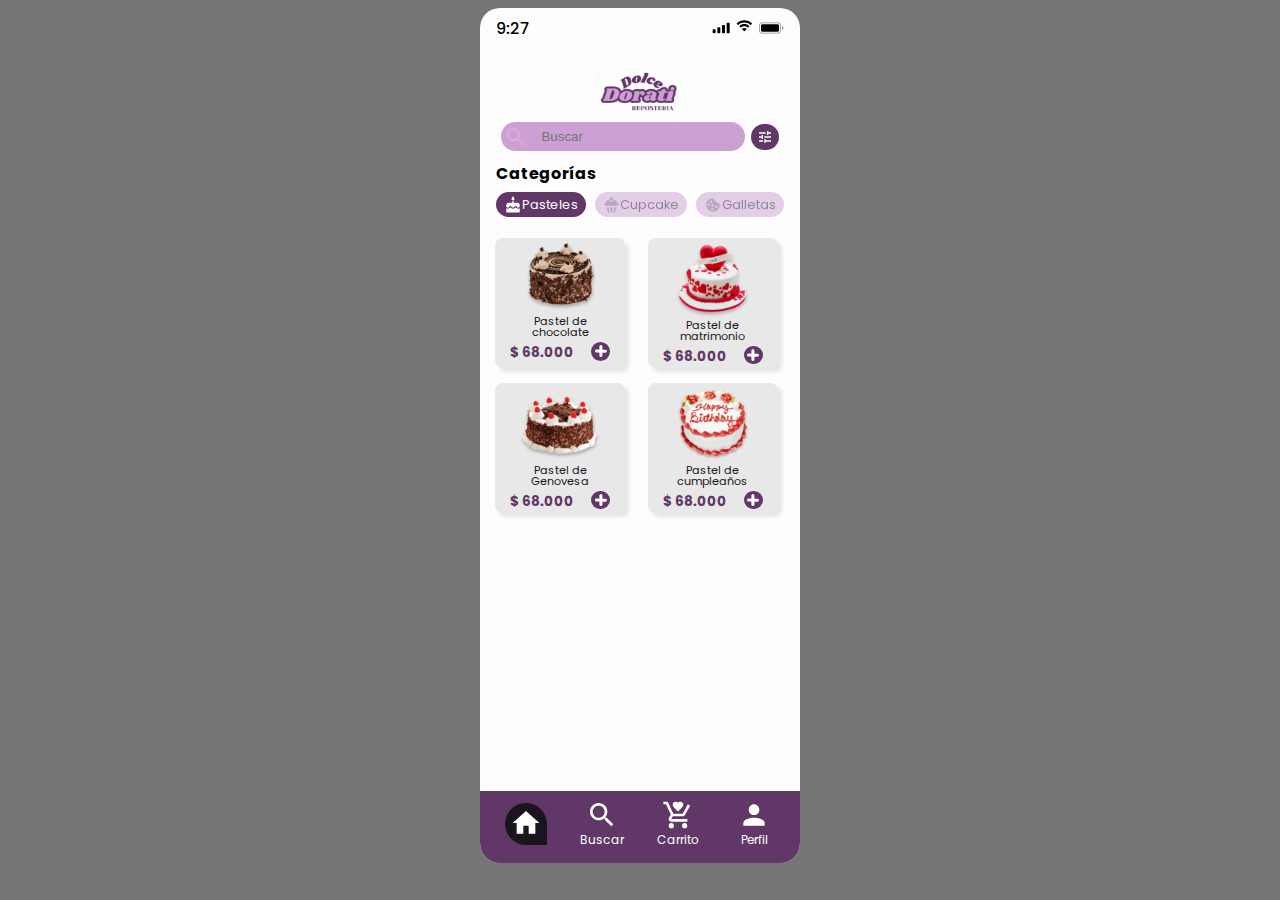
<file: dolce-dorati-main/index.html>
<!DOCTYPE html>
<html lang="en">
  <head>
    <meta charset="UTF-8" />
    <meta name="viewport" content="width=device-width, initial-scale=1.0" />
    <link rel="stylesheet" href="css/style.css" />
    <link rel="stylesheet" href="css/products.css" />
    <link rel="preconnect" href="https://fonts.googleapis.com" />
    <link rel="preconnect" href="https://fonts.gstatic.com" crossorigin />
    <link
      href="https://fonts.googleapis.com/css2?family=Poppins:ital,wght@0,100;0,200;0,300;0,400;0,500;0,600;0,700;0,800;0,900;1,100;1,200;1,300;1,400;1,500;1,600;1,700;1,800;1,900&display=swap"
      rel="stylesheet"
    />
    <title>Dolce Dorati</title>
  </head>
  <body>
    <div class="phone-frame">
      <section class="status-bar">
        <span class="clock-text">9:27</span>
        <div>
          <img src="assets/icons/cellularConnection.svg" alt="cellular icon" />
          <img src="assets/icons/wifi.svg" alt="wifi icon" />
          <img src="assets/icons/battery.svg" alt="battery icon" />
        </div>
      </section>
      <div class="content--container">
        <header class="header--container">
          <img
            src="assets/logo.png"
            alt="dolce dorati logo"
            class="header--logo"
          />
        </header>
        <section class="search-bar">
          <img
            src="assets/icons/magnify.svg"
            alt="search bar icon"
            class="search-bar--icon"
          />
          <input type="text" class="search-bar--input" placeholder="Buscar" />
          <button class="search-bar--filter-btn">
            <img src="assets/icons/tune.svg" alt="">
          </button>
        </section>
        <section class="categories">

          <!-- Botones de los tipos de categoría -->

          <h4>Categorías</h4>
          <div class="categories--btn-container">
            <a type="button" href="index.html" class="button pasteles button--state-active"> <img src="assets/icons/cake-variant.svg"> Pasteles</a>
            <a type="button" href="indexcup.html" class="button cupcake button--state-inactive"> <img src="assets/icons/cupcake.svg" alt=""> Cupcake</a>
            <a type="button" href="indexcookie.html" class="button galletas button--state-inactive"> <img src="assets/icons/cookie.svg" alt=""> Galletas</a>
          </div>
        </section>
      </div>

      <!-- contenedores de pasteles -->
       <div class="cake-container">

        <!-- Pastel de chocolate -->
        <div class="cake-card">
          <img src="assets/img/Chocolate Cake.png" alt="Pastel de chocolate">
          <p class="description">Pastel de chocolate</p>
          <div class="price-buy-container">
            <p class="price">$ 68.000</p>
          <button class="buy-button"></button>
          </div> 
        </div>

        <!-- Pastel de boda -->
         <div class="cake-card">
          <img src="assets/img/Wedding Cake.png" alt="Pastel de boda">
          <p class="description">Pastel de matrimonio</p>
          <div class="price-buy-container">
            <p class="price">$ 68.000</p>
            <button class="buy-button"></button>
          </div>
         </div>

         <!-- torta Genovesa -->
         <div class="cake-card">
          <img src="assets/img/Black Forest Cake.png" alt="Pastel de Genovesa">
          <p class="description">Pastel de Genovesa</p>
          <div class="price-buy-container">
            <p class="price">$ 68.000</p>
            <button class="buy-button"></button>
          </div>
         </div>

         <!-- Pastel de cumpleaños -->
         <div class="cake-card">
          <img src="assets/img/Happy Birthday Icing Cake.png" alt="Pastel de cumpleaños">
          <p class="description">Pastel de cumpleaños</p>
          <div class="price-buy-container">
            <p class="price">$ 68.000</p>
            <button class="buy-button"></button>
          </div>
         </div>

       </div>


      <!-- Menú -->
      <nav class="navbar">
        <div class="navbar--list">
          <a href="index.html" class="navbar--list-item active">
            <img src="assets/icons/home.svg" alt="navbar home button" />
            Inicio
          </a>
          <a href="search.html" class="navbar--list-item">
            <img src="assets/icons/magnify.svg" alt="navbar search button" />
            Buscar
          </a>
          <a href="cart.html" class="navbar--list-item">
            <img src="assets/icons/cart-heart.svg" alt="navbar cart button" />
            Carrito
          </a>
          <a href="login.html" class="navbar--list-item">
            <img src="assets/icons/account.svg" alt="navbar profile button" />
            Perfil
          </a>
        </div>
      </nav>
    </div>
  </body>
</html>
</file>
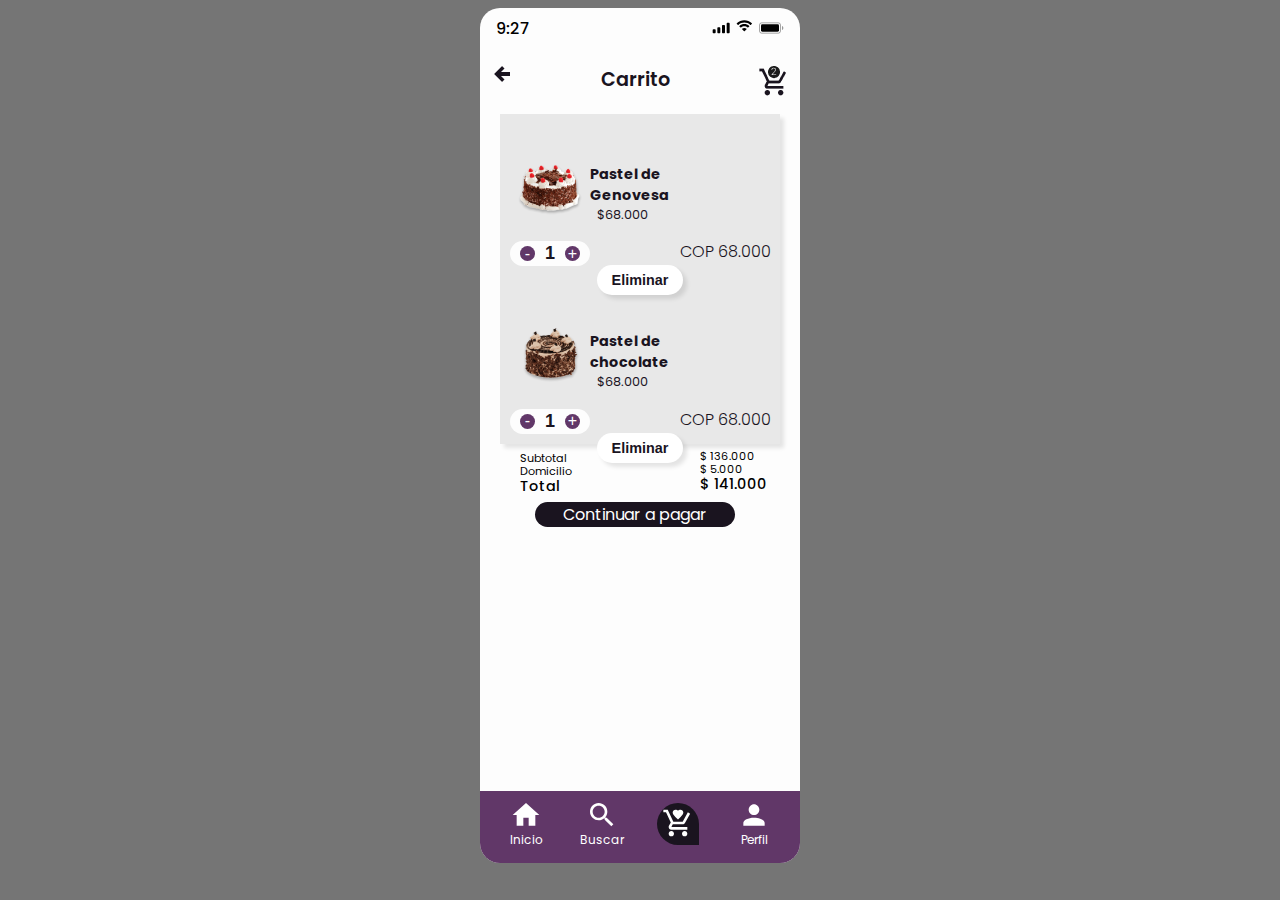
<file: dolce-dorati-main/cart.html>
<!DOCTYPE html>
<html lang="en">
  <head>
    <meta charset="UTF-8" />
    <meta name="viewport" content="width=device-width, initial-scale=1.0" />
    <link rel="stylesheet" href="css/style.css" />
    <link rel="stylesheet" href="css/cart.css" />
    <link rel="preconnect" href="https://fonts.googleapis.com" />
    <link rel="preconnect" href="https://fonts.gstatic.com" crossorigin />
    <link
      href="https://fonts.googleapis.com/css2?family=Poppins:ital,wght@0,100;0,200;0,300;0,400;0,500;0,600;0,700;0,800;0,900;1,100;1,200;1,300;1,400;1,500;1,600;1,700;1,800;1,900&display=swap"
      rel="stylesheet"
    />
    <title>Dolce Dorati</title>
  </head>
  <body>

    <!-- encabezado de teléfono  -->
    <div class="phone-frame">
      <section class="status-bar">
        <span class="clock-text">9:27</span>
        <div>
          <img src="assets/icons/cellularConnection.svg" alt="cellular icon" />
          <img src="assets/icons/wifi.svg" alt="wifi icon" />
          <img src="assets/icons/battery.svg" alt="battery icon" />
        </div>
      </section>
      
      <div class="form-wrapper">
        <div class="form-container">
  
            <!-- Sección de encabezado -->
            <div class="header">
                <div class="header-content">
                  <a href="index.html">
                    <img src="assets/icons/arrow-left-thick.png" alt="flecha" class="header-icon-left">
                  </a> 
                  <h2 class="header-title"> Carrito </h2>
                  <img src="assets/icons/cart-heart.png" alt="carrito" class="header-icon-right">
                </div>
            </div>

            
  
            <!-- Contenedor -->
            <div class="container-center">
              <!-- Contenedor único para ambos pasteles -->
              <div class="cake-container">
                <img src="assets/img/Black Forest Cake.png" alt="Pastel de Genovesa" class="cake-card">
                <p class="description">Pastel de Genovesa</p>
                <p class="price">$68.000</p>
                <div class="price-buy-container">
                  <div class="counter-button">
                    <button class="control-button" onclick="decrement()">-</button>
                    <span class="number-display" id="number1">1</span>
                    <button class="control-button" onclick="increment()">+</button>
                  </div>
                </div>
                <button class="delete-button">Eliminar</button>
                <p class="big-price">COP 68.000</p>

                <img src="assets/img/Chocolate Cake.png" alt="Pastel de Chocolate" class="cake-card">
                <p class="description">Pastel de chocolate</p>
                <p class="price">$68.000</p>
                <div class="price-buy-container">
                  <div class="counter-button">
                    <button class="control-button" onclick="decrement()">-</button>
                    <span class="number-display" id="number2">1</span>
                    <button class="control-button" onclick="increment()">+</button>
                  </div>
                </div>
                
                <button class="delete-button">Eliminar</button>
                <p class="big-price">COP 68.000</p>
              </div>
              
            </div>

            <!-- Precios y totales -->
             <div class="totals">
              <p class="subtotal">Subtotal</p>
              <p class="delivery">Domicilio</p>
              <p class="total">Total</p>
              <p class="price-subtotal">$ 136.000</p>
              <p class="price-delivery">$ 5.000</p>
              <p class="price-total">$ 141.000</p>
             </div>

             <a button class="buy-button" href="login.html">Continuar a pagar</a>

      </div>

      <!-- Menú -->
      <nav class="navbar">
        <div class="navbar--list">
          <a href="index.html" class="navbar--list-item">
            <img src="assets/icons/home.svg" alt="navbar home button" />
            Inicio
          </a>
          <a href="search.html" class="navbar--list-item">
            <img src="assets/icons/magnify.svg" alt="navbar search button" />
            Buscar
          </a>
          <a href="cart.html" class="navbar--list-item active">
            <img src="assets/icons/cart-heart.svg" alt="navbar cart button" />
            Carrito
          </a>
          <a href="login.html" class="navbar--list-item">
            <img src="assets/icons/account.svg" alt="navbar profile button" />
            Perfil
          </a>
        </div>
      </nav>
    </div>
  </body>
</html>
</file>
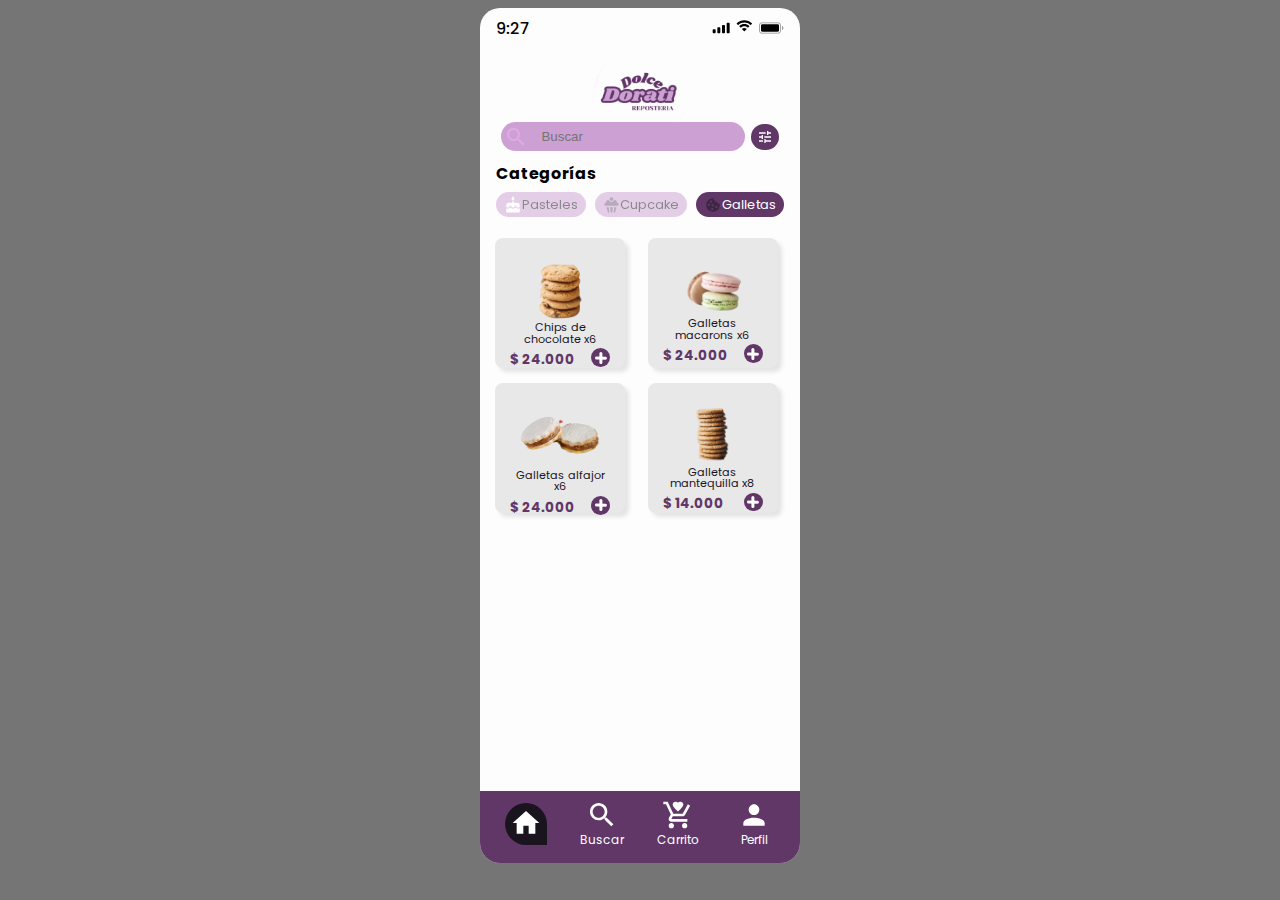
<file: dolce-dorati-main/indexcookie.html>
<!DOCTYPE html>
<html lang="en">
  <head>
    <meta charset="UTF-8" />
    <meta name="viewport" content="width=device-width, initial-scale=1.0" />
    <link rel="stylesheet" href="css/style.css" />
    <link rel="stylesheet" href="css/products.css" />
    <link rel="preconnect" href="https://fonts.googleapis.com" />
    <link rel="preconnect" href="https://fonts.gstatic.com" crossorigin />
    <link
      href="https://fonts.googleapis.com/css2?family=Poppins:ital,wght@0,100;0,200;0,300;0,400;0,500;0,600;0,700;0,800;0,900;1,100;1,200;1,300;1,400;1,500;1,600;1,700;1,800;1,900&display=swap"
      rel="stylesheet"
    />
    <title>Dolce Dorati</title>
  </head>
  <body>
    <div class="phone-frame">
      <section class="status-bar">
        <span class="clock-text">9:27</span>
        <div>
          <img src="assets/icons/cellularConnection.svg" alt="cellular icon" />
          <img src="assets/icons/wifi.svg" alt="wifi icon" />
          <img src="assets/icons/battery.svg" alt="battery icon" />
        </div>
      </section>
      <div class="content--container">
        <header class="header--container">
          <img
            src="assets/logo.png"
            alt="dolce dorati logo"
            class="header--logo"
          />
        </header>
        <section class="search-bar">
          <img
            src="assets/icons/magnify.svg"
            alt="search bar icon"
            class="search-bar--icon"
          />
          <input type="text" class="search-bar--input" placeholder="Buscar" />
          <button class="search-bar--filter-btn">
            <img src="assets/icons/tune.svg" alt="">
          </button>
        </section>
        <section class="categories">

          <!-- Botones de los tipos de categoría -->

          <h4>Categorías</h4>
          <div class="categories--btn-container">
            <a type="button" href="index.html" class="button pasteles button--state-inactive"> <img src="assets/icons/cake-variant.svg"> Pasteles</a>
            <a type="button" href="indexcup.html" class="button cupcake button--state-inactive"> <img src="assets/icons/cupcake.svg" alt=""> Cupcake</a>
            <a type="button" href="indexcookie.html" class="button galletas button--state-active"> <img src="assets/icons/cookie.svg" alt=""> Galletas</a>
          </div>
        </section>
      </div>

      <!-- contenedores de galletas -->
       <div class="cake-container">

        <!-- galleta de chips -->
        <div class="cake-card">
          <img src="assets/img/chips.png" alt="chips de chocolate">
          <p class="description">Chips de chocolate x6</p>
          <div class="price-buy-container">
            <p class="price">$ 24.000</p>
          <button class="buy-button"></button>
          </div> 
        </div>

        <!-- Cupcake de macarons-->
         <div class="cake-card">
          <img src="assets/img/macarons.png" alt="Macarons x6">
          <p class="description">Galletas macarons x6</p>
          <div class="price-buy-container">
            <p class="price">$ 24.000</p>
            <button class="buy-button"></button>
          </div>
         </div>

         <!-- galletas de alfajor -->
         <div class="cake-card">
          <img src="assets/img/alfajor.png" alt="Alfajor">
          <p class="description">Galletas alfajor x6</p>
          <div class="price-buy-container">
            <p class="price">$ 24.000</p>
            <button class="buy-button"></button>
          </div>
         </div>

         <!-- Galletas mantequilla -->
         <div class="cake-card">
          <img src="assets/img/butter.png" alt="Galletas mantequilla">
          <p class="description">Galletas mantequilla x8</p>
          <div class="price-buy-container">
            <p class="price">$ 14.000</p>
            <button class="buy-button"></button>
          </div>
         </div>

       </div>


      <!-- Menú -->
      <nav class="navbar">
        <div class="navbar--list">
          <a href="index.html" class="navbar--list-item active">
            <img src="assets/icons/home.svg" alt="navbar home button" />
            Inicio
          </a>
          <a href="search.html" class="navbar--list-item">
            <img src="assets/icons/magnify.svg" alt="navbar search button" />
            Buscar
          </a>
          <a href="cart.html" class="navbar--list-item">
            <img src="assets/icons/cart-heart.svg" alt="navbar cart button" />
            Carrito
          </a>
          <a href="login.html" class="navbar--list-item">
            <img src="assets/icons/account.svg" alt="navbar profile button" />
            Perfil
          </a>
        </div>
      </nav>
    </div>
  </body>
</html>
</file>
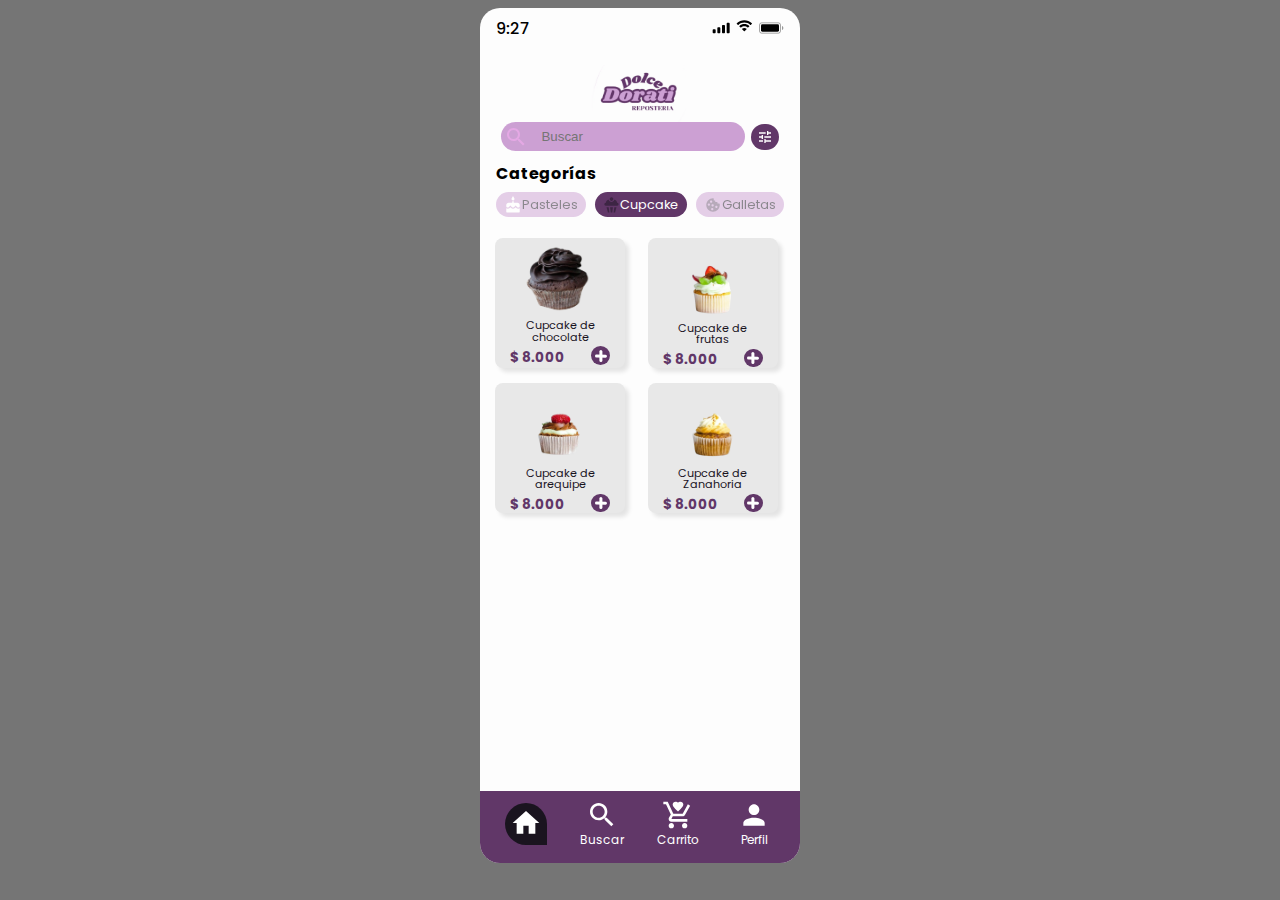
<file: dolce-dorati-main/indexcup.html>
<!DOCTYPE html>
<html lang="en">
  <head>
    <meta charset="UTF-8" />
    <meta name="viewport" content="width=device-width, initial-scale=1.0" />
    <link rel="stylesheet" href="css/style.css" />
    <link rel="stylesheet" href="css/products.css" />
    <link rel="preconnect" href="https://fonts.googleapis.com" />
    <link rel="preconnect" href="https://fonts.gstatic.com" crossorigin />
    <link
      href="https://fonts.googleapis.com/css2?family=Poppins:ital,wght@0,100;0,200;0,300;0,400;0,500;0,600;0,700;0,800;0,900;1,100;1,200;1,300;1,400;1,500;1,600;1,700;1,800;1,900&display=swap"
      rel="stylesheet"
    />
    <title>Dolce Dorati</title>
  </head>
  <body>
    <div class="phone-frame">
      <section class="status-bar">
        <span class="clock-text">9:27</span>
        <div>
          <img src="assets/icons/cellularConnection.svg" alt="cellular icon" />
          <img src="assets/icons/wifi.svg" alt="wifi icon" />
          <img src="assets/icons/battery.svg" alt="battery icon" />
        </div>
      </section>
      <div class="content--container">
        <header class="header--container">
          <img
            src="assets/logo.png"
            alt="dolce dorati logo"
            class="header--logo"
          />
        </header>
        <section class="search-bar">
          <img
            src="assets/icons/magnify.svg"
            alt="search bar icon"
            class="search-bar--icon"
          />
          <input type="text" class="search-bar--input" placeholder="Buscar" />
          <button class="search-bar--filter-btn">
            <img src="assets/icons/tune.svg" alt="">
          </button>
        </section>
        <section class="categories">

          <!-- Botones de los tipos de categoría -->

          <h4>Categorías</h4>
          <div class="categories--btn-container">
            <a type="button" href="index.html" class="button pasteles button--state-inactive"> <img src="assets/icons/cake-variant.svg"> Pasteles</a>
            <a type="button" href="indexcup.html" class="button cupcake button--state-active"> <img src="assets/icons/cupcake.svg" alt=""> Cupcake</a>
            <a type="button" href="indexcookie.html" class="button galletas button--state-inactive"> <img src="assets/icons/cookie.svg" alt=""> Galletas</a>
          </div>
        </section>
      </div>

      <!-- contenedores de cupcakes -->
       <div class="cake-container">

        <!-- cupcake de chocolate -->
        <div class="cake-card">
          <img src="assets/img/pexels-photo-1026123-removebg-preview-removebg-preview.png" alt="cupcake de chocolate">
          <p class="description">Cupcake de chocolate</p>
          <div class="price-buy-container">
            <p class="price">$ 8.000</p>
          <button class="buy-button"></button>
          </div> 
        </div>

        <!-- Cupcake de Frutas-->
         <div class="cake-card">
          <img src="assets/img/fruta.png" alt="Cupcake de frutas">
          <p class="description">Cupcake de frutas</p>
          <div class="price-buy-container">
            <p class="price">$ 8.000</p>
            <button class="buy-button"></button>
          </div>
         </div>

         <!-- cupcake de arequipe -->
         <div class="cake-card">
          <img src="assets/img/arequipe.png" alt="Cupcake de arequipe">
          <p class="description">Cupcake de arequipe</p>
          <div class="price-buy-container">
            <p class="price">$ 8.000</p>
            <button class="buy-button"></button>
          </div>
         </div>

         <!-- Cupcake de zanahoria -->
         <div class="cake-card">
          <img src="assets/img/zanahoria.png" alt="Cupcake de zanahoria">
          <p class="description">Cupcake de Zanahoria</p>
          <div class="price-buy-container">
            <p class="price">$ 8.000</p>
            <button class="buy-button"></button>
          </div>
         </div>

       </div>


      <!-- Menú -->
      <nav class="navbar">
        <div class="navbar--list">
          <a href="index.html" class="navbar--list-item active">
            <img src="assets/icons/home.svg" alt="navbar home button" />
            Inicio
          </a>
          <a href="search.html" class="navbar--list-item">
            <img src="assets/icons/magnify.svg" alt="navbar search button" />
            Buscar
          </a>
          <a href="cart.html" class="navbar--list-item">
            <img src="assets/icons/cart-heart.svg" alt="navbar cart button" />
            Carrito
          </a>
          <a href="login.html" class="navbar--list-item">
            <img src="assets/icons/account.svg" alt="navbar profile button" />
            Perfil
          </a>
        </div>
      </nav>
    </div>
  </body>
</html>
</file>
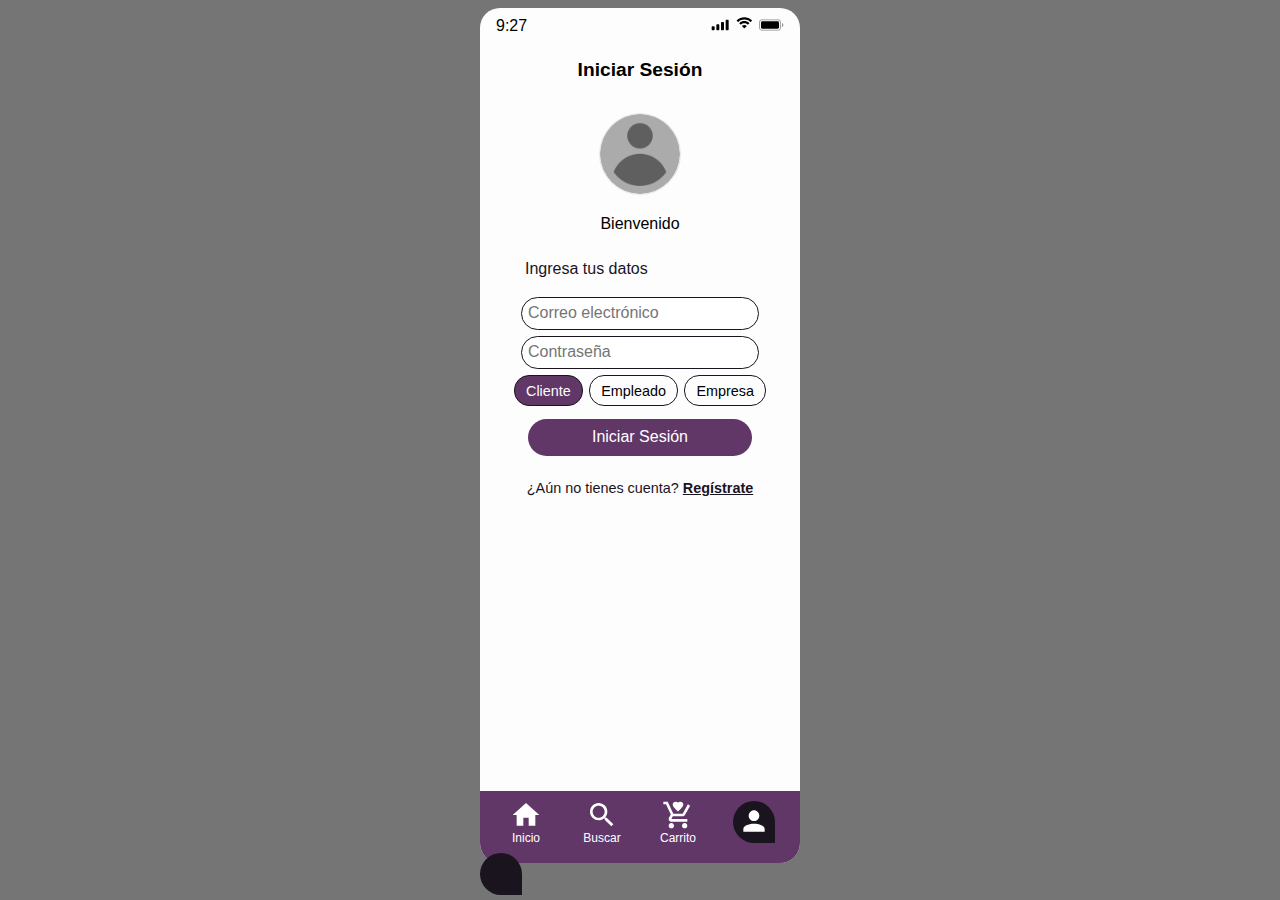
<file: dolce-dorati-main/login.html>
<!DOCTYPE html>
<html lang="es">
  <head>
    <meta charset="UTF-8" />
    <meta name="viewport" content="width=device-width, initial-scale=1.0" />
    <link rel="stylesheet" href="css/style.css" />
    <link rel="stylesheet" href="css/login.css" />
    <link rel="preconnect" href="https://fonts.googleapis.com" />
    <link rel="preconnect" href="https://fonts.gstatic.com" crossorigin />

    <title>Dolce Dorati</title>
  </head>
  <body>

      <!-- encabezado telefono -->
    <div class="phone-frame">
      <section class="status-bar">
        <span class="clock-text">9:27</span>
        <div>
          <img src="assets/icons/cellularConnection.svg" alt="cellular icon" />
          <img src="assets/icons/wifi.svg" alt="wifi icon" />
          <img src="assets/icons/battery.svg" alt="battery icon" />
        </div>
      </section>


    <div class="form-wrapper">
      <div class="form-container">

          <!-- Sección de encabezado -->
          <div class="header">
              <div class="header-content">
                  <h2>Iniciar Sesión</h2>
              </div>
              <div class="profile-image">
                <img src="assets/profile-gray.png" alt="Imagen de perfil">
                  <p>Bienvenido</p>
              </div>
          </div>

    <div class="form-container">
        <h1>Ingresa tus datos</h1>
        
        <form action="/submit" method="POST">

            <!-- Campo para el correo electrónico -->
            <input type="email" id="correo" name="correo" placeholder="Correo electrónico" required>

            <!-- Campo para la contraseña -->
            <input type="password" id="contraseña" name="contraseña" placeholder="Contraseña" required>

            <!-- Botones de tipo de usuario -->
            <div class="user-type-buttons">
              <a type="button" href="login.html" class="user-button active">Cliente</a>
              <a type="button" href="loginempl.html" class="user-button">Empleado</a>
              <a type="button" href="loginempr.html" class="user-button">Empresa</a>
          </div>

            <!-- Botón de iniciar sesión -->
            <button type="submit">Iniciar Sesión</button>

            <!-- Registro -->
            <p class="register-text">¿Aún no tienes cuenta? <a href="register.html">Regístrate</a></p>


            <!-- Menú -->
            <nav class="navbar">
              <div class="navbar--list">
                <a href="index.html" class="navbar--list-item">
                  <img src="assets/icons/home.svg" alt="navbar home button" />
                  Inicio
                </a>
                <a href="#" class="navbar--list-item">
                  <img src="assets/icons/magnify.svg" alt="navbar search button" />
                  Buscar
                </a>
                <a href="cart.html" class="navbar--list-item">
                  <img src="assets/icons/cart-heart.svg" alt="navbar cart button" />
                  Carrito
                </a>
                <a href="css/loginclien.css" class="navbar--list-item active">
                  <img src="assets/icons/account.svg" alt="navbar profile button" />
                  Perfil

        </form>
    </div>
</body>
</html>
</file>
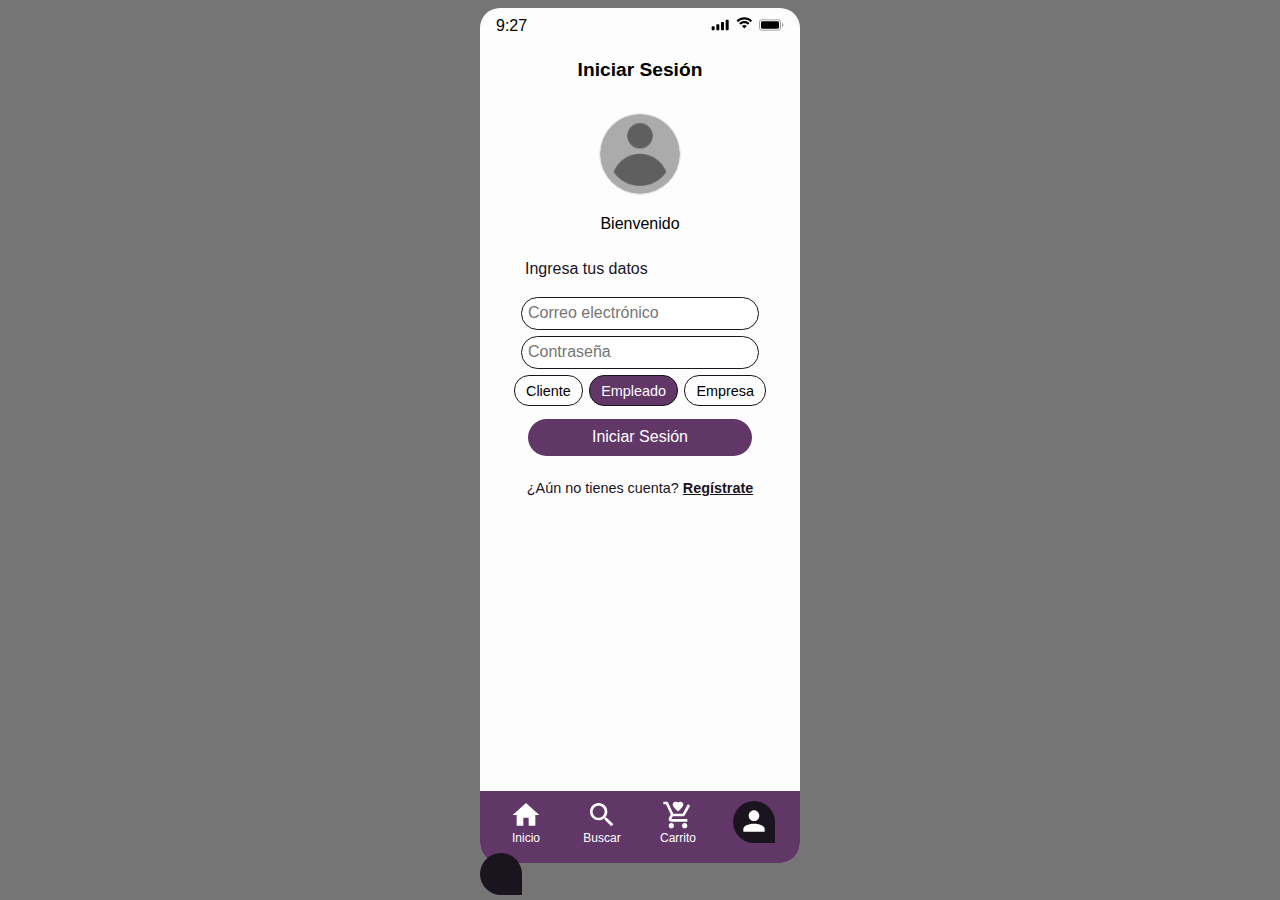
<file: dolce-dorati-main/loginempl.html>
<!DOCTYPE html>
<html lang="es">
  <head>
    <meta charset="UTF-8" />
    <meta name="viewport" content="width=device-width, initial-scale=1.0" />
    <link rel="stylesheet" href="css/style.css" />
    <link rel="stylesheet" href="css/login.css" />
    <link rel="preconnect" href="https://fonts.googleapis.com" />
    <link rel="preconnect" href="https://fonts.gstatic.com" crossorigin />

    <title>Dolce Dorati</title>
  </head>
  <body>

      <!-- encabezado telefono -->
    <div class="phone-frame">
      <section class="status-bar">
        <span class="clock-text">9:27</span>
        <div>
          <img src="assets/icons/cellularConnection.svg" alt="cellular icon" />
          <img src="assets/icons/wifi.svg" alt="wifi icon" />
          <img src="assets/icons/battery.svg" alt="battery icon" />
        </div>
      </section>


    <div class="form-wrapper">
      <div class="form-container">

          <!-- Sección de encabezado -->
          <div class="header">
              <div class="header-content">
                  <h2>Iniciar Sesión</h2>
              </div>
              <div class="profile-image">
                <img src="assets/profile-gray.png" alt="Imagen de perfil">
                  <p>Bienvenido</p>
              </div>
          </div>

    <div class="form-container">
        <h1>Ingresa tus datos</h1>
        
        <form action="/submit" method="POST">

            <!-- Campo para el correo electrónico -->
            <input type="email" id="correo" name="correo" placeholder="Correo electrónico" required>

            <!-- Campo para la contraseña -->
            <input type="password" id="contraseña" name="contraseña" placeholder="Contraseña" required>

            <!-- Botones de tipo de usuario -->
            <div class="user-type-buttons">
                <a type="button" href="login.html" class="user-button">Cliente</a>
                <a type="button" href="loginempl.html" class="user-button active">Empleado</a>
                <a type="button" href="loginempr.html" class="user-button">Empresa</a>
          </div>

            <!-- Botón de iniciar sesión -->
            <button type="submit">Iniciar Sesión</button>

            <!-- Registro -->
            <p class="register-text">¿Aún no tienes cuenta? <a href="register.html">Regístrate</a></p>


            <!-- Menú -->
            <nav class="navbar">
              <div class="navbar--list">
                <a href="index.html" class="navbar--list-item">
                  <img src="assets/icons/home.svg" alt="navbar home button" />
                  Inicio
                </a>
                <a href="search.html" class="navbar--list-item">
                  <img src="assets/icons/magnify.svg" alt="navbar search button" />
                  Buscar
                </a>
                <a href="cart.html" class="navbar--list-item">
                  <img src="assets/icons/cart-heart.svg" alt="navbar cart button" />
                  Carrito
                </a>
                <a href="css/loginclien.css" class="navbar--list-item active">
                  <img src="assets/icons/account.svg" alt="navbar profile button" />
                  Perfil

        </form>
    </div>
</body>
</html>
</file>
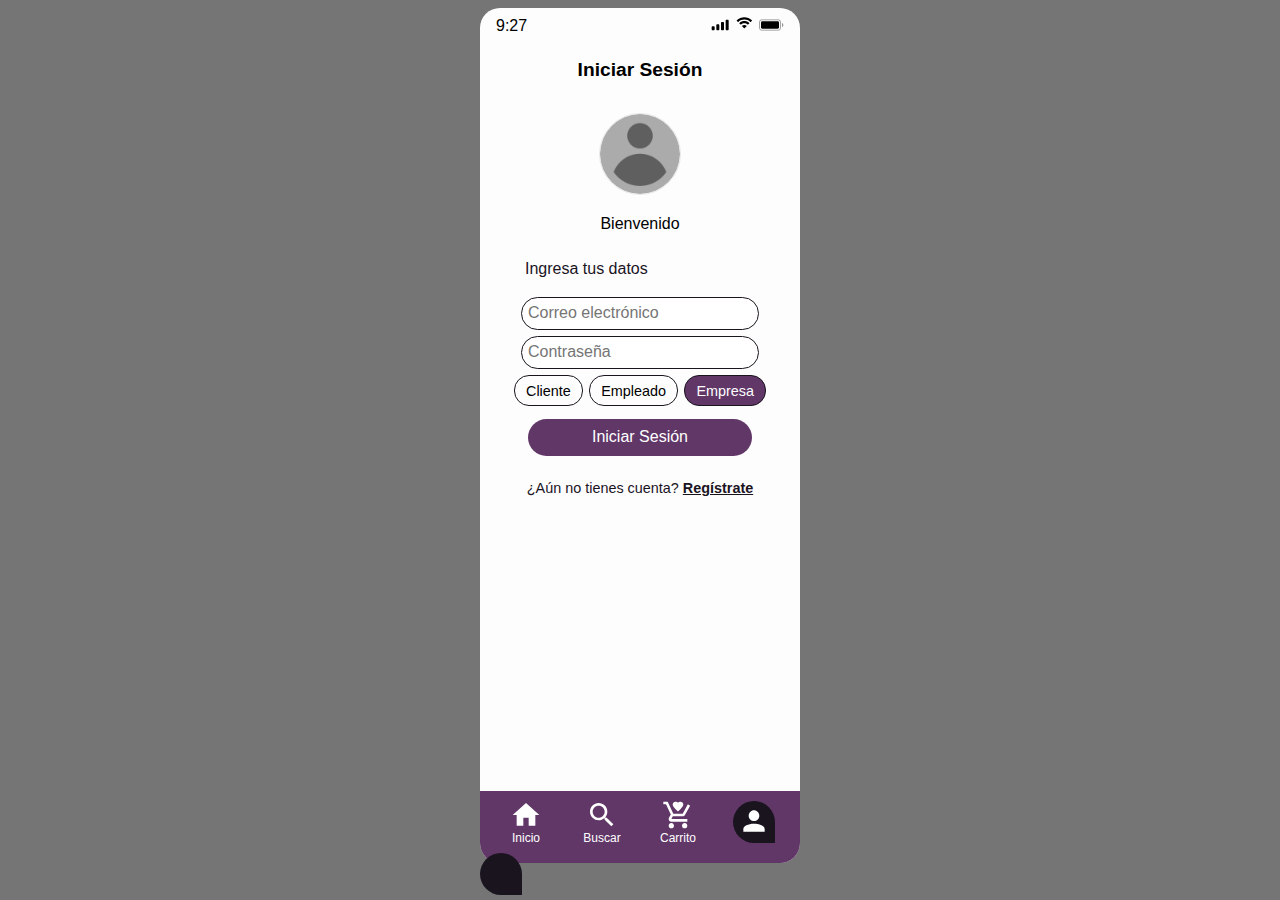
<file: dolce-dorati-main/loginempr.html>
<!DOCTYPE html>
<html lang="es">
  <head>
    <meta charset="UTF-8" />
    <meta name="viewport" content="width=device-width, initial-scale=1.0" />
    <link rel="stylesheet" href="css/style.css" />
    <link rel="stylesheet" href="css/login.css" />
    <link rel="preconnect" href="https://fonts.googleapis.com" />
    <link rel="preconnect" href="https://fonts.gstatic.com" crossorigin />

    <title>Dolce Dorati</title>
  </head>
  <body>

      <!-- encabezado telefono -->
    <div class="phone-frame">
      <section class="status-bar">
        <span class="clock-text">9:27</span>
        <div>
          <img src="assets/icons/cellularConnection.svg" alt="cellular icon" />
          <img src="assets/icons/wifi.svg" alt="wifi icon" />
          <img src="assets/icons/battery.svg" alt="battery icon" />
        </div>
      </section>


    <div class="form-wrapper">
      <div class="form-container">

          <!-- Sección de encabezado -->
          <div class="header">
              <div class="header-content">
                  <h2>Iniciar Sesión</h2>
              </div>
              <div class="profile-image">
                <img src="assets/profile-gray.png" alt="Imagen de perfil">
                  <p>Bienvenido</p>
              </div>
          </div>

    <div class="form-container">
        <h1>Ingresa tus datos</h1>
        
        <form action="/submit" method="POST">

            <!-- Campo para el correo electrónico -->
            <input type="email" id="correo" name="correo" placeholder="Correo electrónico" required>

            <!-- Campo para la contraseña -->
            <input type="password" id="contraseña" name="contraseña" placeholder="Contraseña" required>
          
            <!-- Botones de tipo de usuario -->
            <div class="user-type-buttons">
                <a type="button" href="login.html" class="user-button">Cliente</a>
                <a type="button" href="loginempl.html" class="user-button">Empleado</a>
                <a type="button" href="loginempr.html" class="user-button active">Empresa</a>
          </div>

            <!-- Botón de iniciar sesión -->
            <button type="submit">Iniciar Sesión</button>

            <!-- Registro -->
            <p class="register-text">¿Aún no tienes cuenta? <a href="register.html">Regístrate</a></p>


            <!-- Menú -->
            <nav class="navbar">
              <div class="navbar--list">
                <a href="index.html" class="navbar--list-item">
                  <img src="assets/icons/home.svg" alt="navbar home button" />
                  Inicio
                </a>
                <a href="search.html" class="navbar--list-item">
                  <img src="assets/icons/magnify.svg" alt="navbar search button" />
                  Buscar
                </a>
                <a href="cart.html" class="navbar--list-item">
                  <img src="assets/icons/cart-heart.svg" alt="navbar cart button" />
                  Carrito
                </a>
                <a href="login.html" class="navbar--list-item active">
                  <img src="assets/icons/account.svg" alt="navbar profile button" />
                  Perfil

        </form>
    </div>
</body>
</html>
</file>
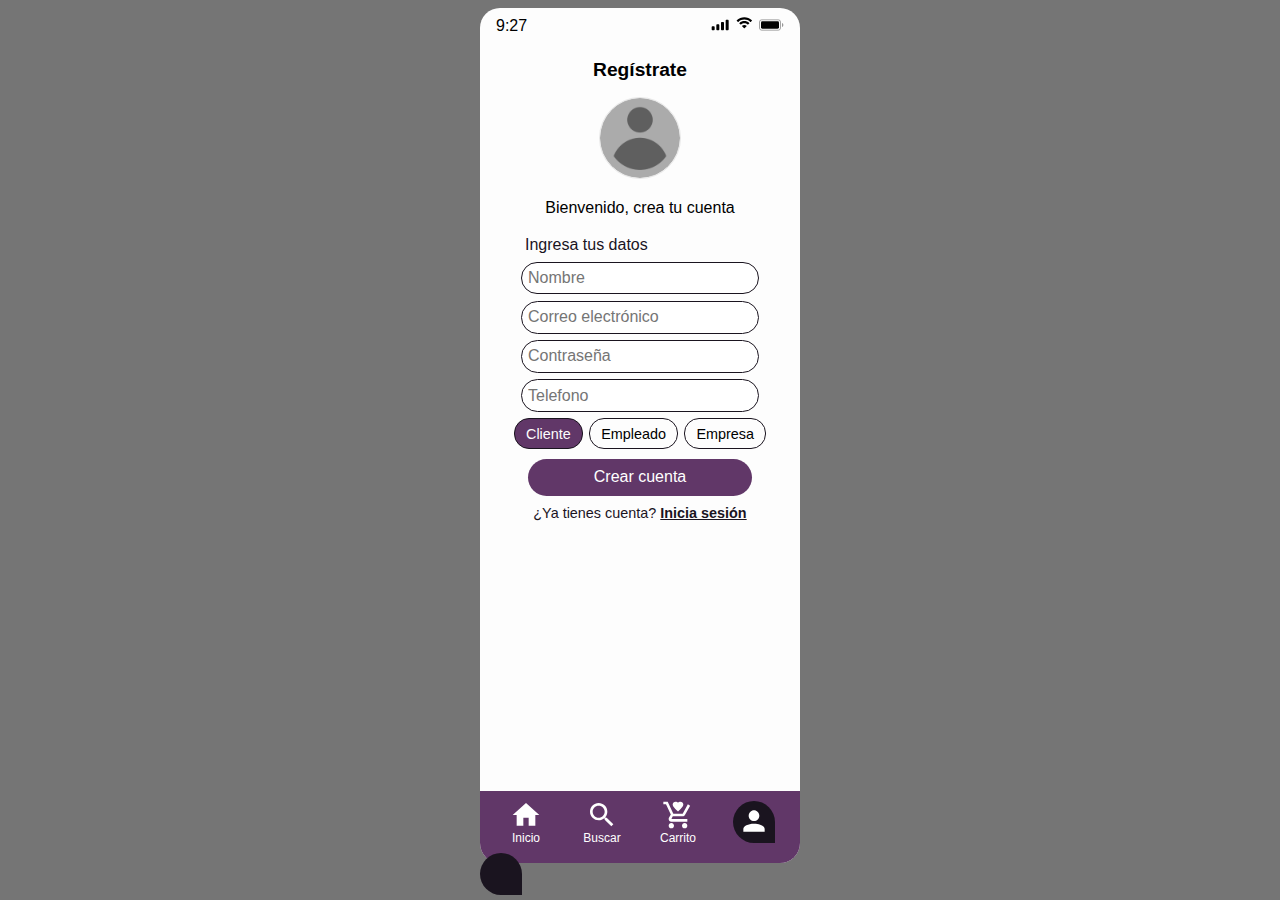
<file: dolce-dorati-main/register.html>
<!DOCTYPE html>
<html lang="es">
  <head>
    <meta charset="UTF-8" />
    <meta name="viewport" content="width=device-width, initial-scale=1.0" />
    <link rel="stylesheet" href="css/style.css" />
    <link rel="stylesheet" href="css/register.css" />
    <link rel="preconnect" href="https://fonts.googleapis.com" />
    <link rel="preconnect" href="https://fonts.gstatic.com" crossorigin />

    <title>Dolce Dorati</title>
  </head>
  <body>

      <!-- encabezado telefono -->
    <div class="phone-frame">
      <section class="status-bar">
        <span class="clock-text">9:27</span>
        <div>
          <img src="assets/icons/cellularConnection.svg" alt="cellular icon" />
          <img src="assets/icons/wifi.svg" alt="wifi icon" />
          <img src="assets/icons/battery.svg" alt="battery icon" />
        </div>
      </section>


    <div class="form-wrapper">
      <div class="form-container">

          <!-- Sección de encabezado -->
          <div class="header">
              <div class="header-content">
                  <h2>Regístrate</h2>
              </div>
              <div class="profile-image">
                <img src="assets/profile-gray.png" alt="Imagen de perfil">
                  <p>Bienvenido, crea tu cuenta</p>
              </div>
          </div>

    <div class="form-container">
        <h1>Ingresa tus datos</h1>
        
        <form action="/submit" method="POST">

            <!-- Campo para el nombre -->
            <input type="text" id="nombre" name="nombre" placeholder="Nombre" required>
            
            <!-- Campo para el correo electrónico -->
            <input type="email" id="correo" name="correo" placeholder="Correo electrónico" required>

            <!-- Campo para la contraseña -->
            <input type="password" id="contraseña" name="contraseña" placeholder="Contraseña" required>

            <!-- Campo para el teléfono -->
            <input type="tel" id="telefono" name="telefono" placeholder="Telefono" required>

            <!-- Botones de tipo de usuario -->
            <div class="user-type-buttons">
              <a type="button" href="register.html" class="user-button active">Cliente</a>
              <a type="button" href="registerempl.html" class="user-button">Empleado</a>
              <a type="button" href="registerempr.html" class="user-button">Empresa</a>
          </div>

            <!-- Botón de Crear cuenta -->
            <button type="submit">Crear cuenta</button>

            <!-- Registro -->
            <p class="register-text">¿Ya tienes cuenta? <a href="login.html">Inicia sesión</a></p>


            <!-- Menú -->
            <nav class="navbar">
              <div class="navbar--list">
                <a href="index.html" class="navbar--list-item">
                  <img src="assets/icons/home.svg" alt="navbar home button" />
                  Inicio
                </a>
                <a href="search.html" class="navbar--list-item">
                  <img src="assets/icons/magnify.svg" alt="navbar search button" />
                  Buscar
                </a>
                <a href="cart.html" class="navbar--list-item">
                  <img src="assets/icons/cart-heart.svg" alt="navbar cart button" />
                  Carrito
                </a>
                <a href="css/loginclien.css" class="navbar--list-item active">
                  <img src="assets/icons/account.svg" alt="navbar profile button" />
                  Perfil

        </form>
    </div>
</body>
</html>
</file>
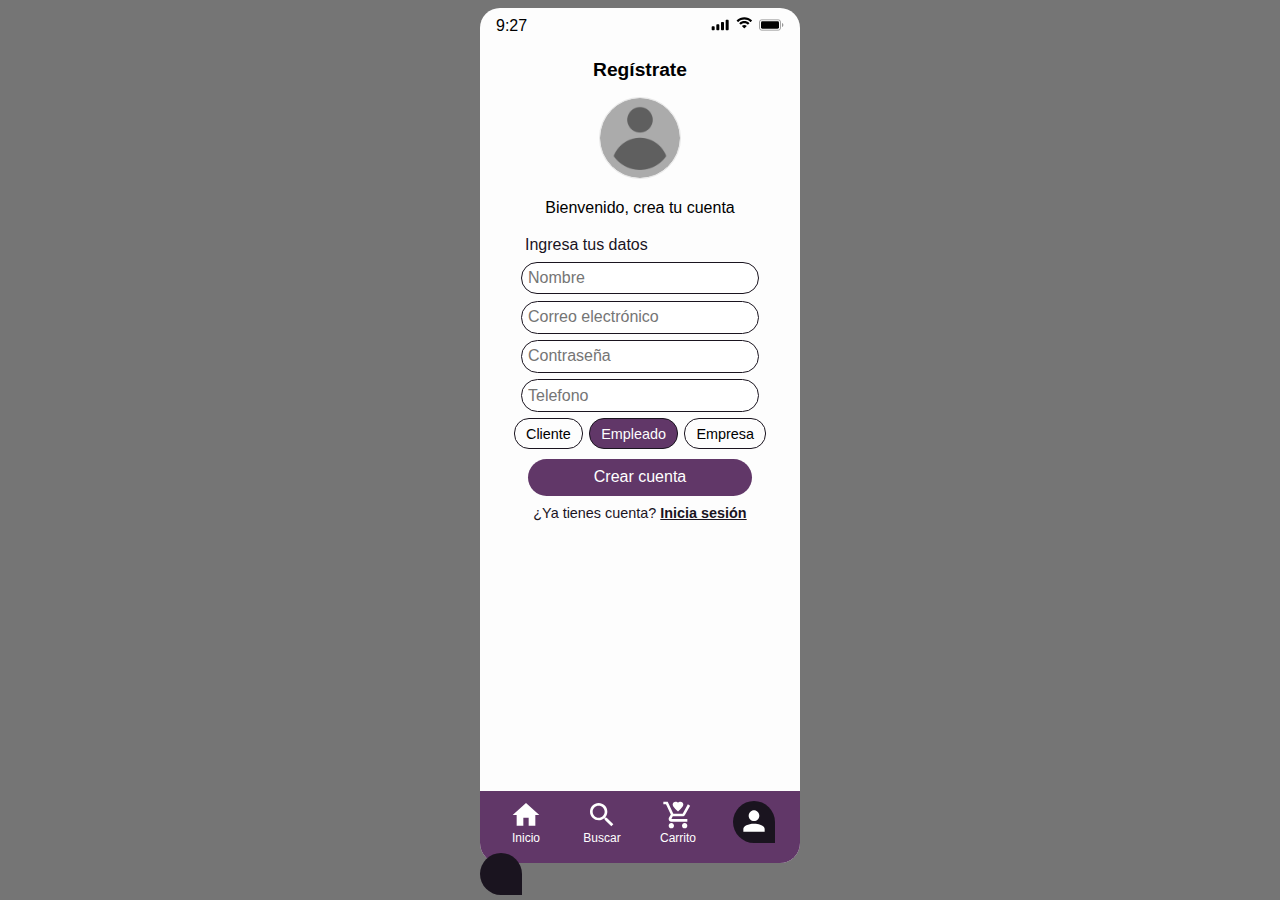
<file: dolce-dorati-main/registerempl.html>
<!DOCTYPE html>
<!DOCTYPE html>
<html lang="es">
  <head>
    <meta charset="UTF-8" />
    <meta name="viewport" content="width=device-width, initial-scale=1.0" />
    <link rel="stylesheet" href="css/style.css" />
    <link rel="stylesheet" href="css/register.css" />
    <link rel="preconnect" href="https://fonts.googleapis.com" />
    <link rel="preconnect" href="https://fonts.gstatic.com" crossorigin />

    <title>Dolce Dorati</title>
  </head>
  <body>

      <!-- encabezado telefono -->
    <div class="phone-frame">
      <section class="status-bar">
        <span class="clock-text">9:27</span>
        <div>
          <img src="assets/icons/cellularConnection.svg" alt="cellular icon" />
          <img src="assets/icons/wifi.svg" alt="wifi icon" />
          <img src="assets/icons/battery.svg" alt="battery icon" />
        </div>
      </section>


    <div class="form-wrapper">
      <div class="form-container">

          <!-- Sección de encabezado -->
          <div class="header">
              <div class="header-content">
                  <h2>Regístrate</h2>
              </div>
              <div class="profile-image">
                <img src="assets/profile-gray.png" alt="Imagen de perfil">
                  <p>Bienvenido, crea tu cuenta</p>
              </div>
          </div>

    <div class="form-container">
        <h1>Ingresa tus datos</h1>
        
        <form action="/submit" method="POST">

            <!-- Campo para el nombre -->
            <input type="text" id="nombre" name="nombre" placeholder="Nombre" required>
            
            <!-- Campo para el correo electrónico -->
            <input type="email" id="correo" name="correo" placeholder="Correo electrónico" required>

            <!-- Campo para la contraseña -->
            <input type="password" id="contraseña" name="contraseña" placeholder="Contraseña" required>

            <!-- Campo para el teléfono -->
            <input type="tel" id="telefono" name="telefono" placeholder="Telefono" required>

            <!-- Botones de tipo de usuario -->
            <div class="user-type-buttons">
              <a type="button" href="register.html" class="user-button">Cliente</a>
              <a type="button" href="registerempl.html" class="user-button active">Empleado</a>
              <a type="button" href="registerempr.html" class="user-button">Empresa</a>
          </div>

            <!-- Botón de iniciar sesión -->
            <button type="submit">Crear cuenta</button>

            <!-- Registro -->
            <p class="register-text">¿Ya tienes cuenta? <a href="login.html">Inicia sesión</a></p>


            <!-- Menú -->
            <nav class="navbar">
              <div class="navbar--list">
                <a href="index.html" class="navbar--list-item">
                  <img src="assets/icons/home.svg" alt="navbar home button" />
                  Inicio
                </a>
                <a href="search.html" class="navbar--list-item">
                  <img src="assets/icons/magnify.svg" alt="navbar search button" />
                  Buscar
                </a>
                <a href="cart.html" class="navbar--list-item">
                  <img src="assets/icons/cart-heart.svg" alt="navbar cart button" />
                  Carrito
                </a>
                <a href="css/loginclien.css" class="navbar--list-item active">
                  <img src="assets/icons/account.svg" alt="navbar profile button" />
                  Perfil

        </form>
    </div>
</body>
</html>
</file>
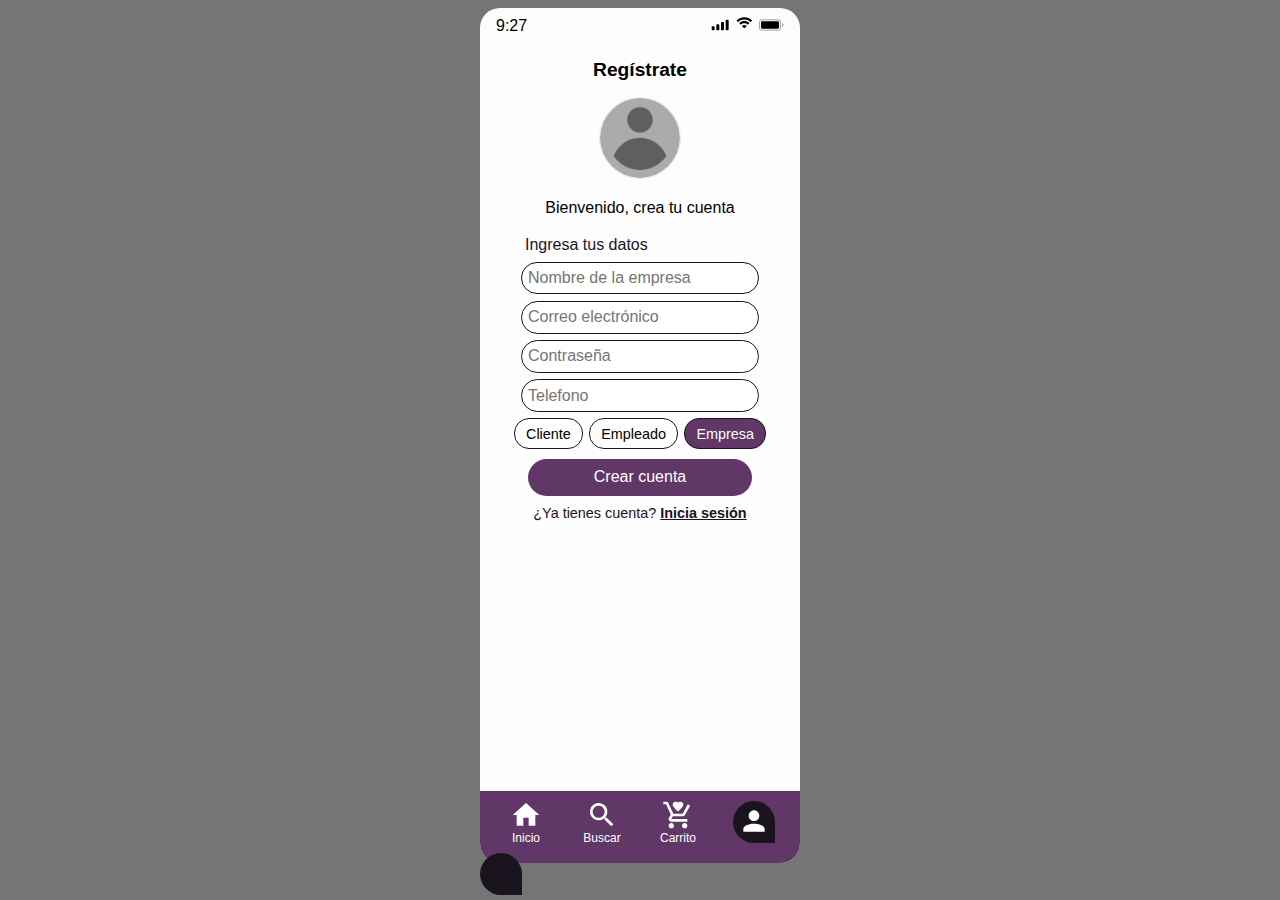
<file: dolce-dorati-main/registerempr.html>
<!DOCTYPE html>
<html lang="es">
  <head>
    <meta charset="UTF-8" />
    <meta name="viewport" content="width=device-width, initial-scale=1.0" />
    <link rel="stylesheet" href="css/style.css" />
    <link rel="stylesheet" href="css/register.css" />
    <link rel="preconnect" href="https://fonts.googleapis.com" />
    <link rel="preconnect" href="https://fonts.gstatic.com" crossorigin />

    <title>Dolce Dorati</title>
  </head>
  <body>

      <!-- encabezado telefono -->
    <div class="phone-frame">
      <section class="status-bar">
        <span class="clock-text">9:27</span>
        <div>
          <img src="assets/icons/cellularConnection.svg" alt="cellular icon" />
          <img src="assets/icons/wifi.svg" alt="wifi icon" />
          <img src="assets/icons/battery.svg" alt="battery icon" />
        </div>
      </section>


    <div class="form-wrapper">
      <div class="form-container">

          <!-- Sección de encabezado -->
          <div class="header">
              <div class="header-content">
                  <h2>Regístrate</h2>
              </div>
              <div class="profile-image">
                <img src="assets/profile-gray.png" alt="Imagen de perfil">
                  <p>Bienvenido, crea tu cuenta</p>
              </div>
          </div>

    <div class="form-container">
        <h1>Ingresa tus datos</h1>
        
        <form action="/submit" method="POST">

            <!-- Campo para el nombre -->
            <input type="text" id="nombre" name="nombre" placeholder="Nombre de la empresa" required>
            
            <!-- Campo para el correo electrónico -->
            <input type="email" id="correo" name="correo" placeholder="Correo electrónico" required>

            <!-- Campo para la contraseña -->
            <input type="password" id="contraseña" name="contraseña" placeholder="Contraseña" required>

            <!-- Campo para el teléfono -->
            <input type="tel" id="telefono" name="telefono" placeholder="Telefono" required>

            <!-- Botones de tipo de usuario -->
            <div class="user-type-buttons">
              <a type="button" href="register.html" class="user-button">Cliente</a>
              <a type="button" href="registerempl.html" class="user-button">Empleado</a>
              <a type="button" href="registerempr.html" class="user-button active">Empresa</a>
          </div>

            <!-- Botón de iniciar sesión -->
            <button type="submit">Crear cuenta</button>

            <!-- Registro -->
            <p class="register-text">¿Ya tienes cuenta? <a href="login.html">Inicia sesión</a></p>


            <!-- Menú -->
            <nav class="navbar">
              <div class="navbar--list">
                <a href="index.html" class="navbar--list-item">
                  <img src="assets/icons/home.svg" alt="navbar home button" />
                  Inicio
                </a>
                <a href="search.html" class="navbar--list-item">
                  <img src="assets/icons/magnify.svg" alt="navbar search button" />
                  Buscar
                </a>
                <a href="cart.html" class="navbar--list-item">
                  <img src="assets/icons/cart-heart.svg" alt="navbar cart button" />
                  Carrito
                </a>
                <a href="css/loginclien.css" class="navbar--list-item active">
                  <img src="assets/icons/account.svg" alt="navbar profile button" />
                  Perfil

        </form>
    </div>
</body>
</html>
</file>
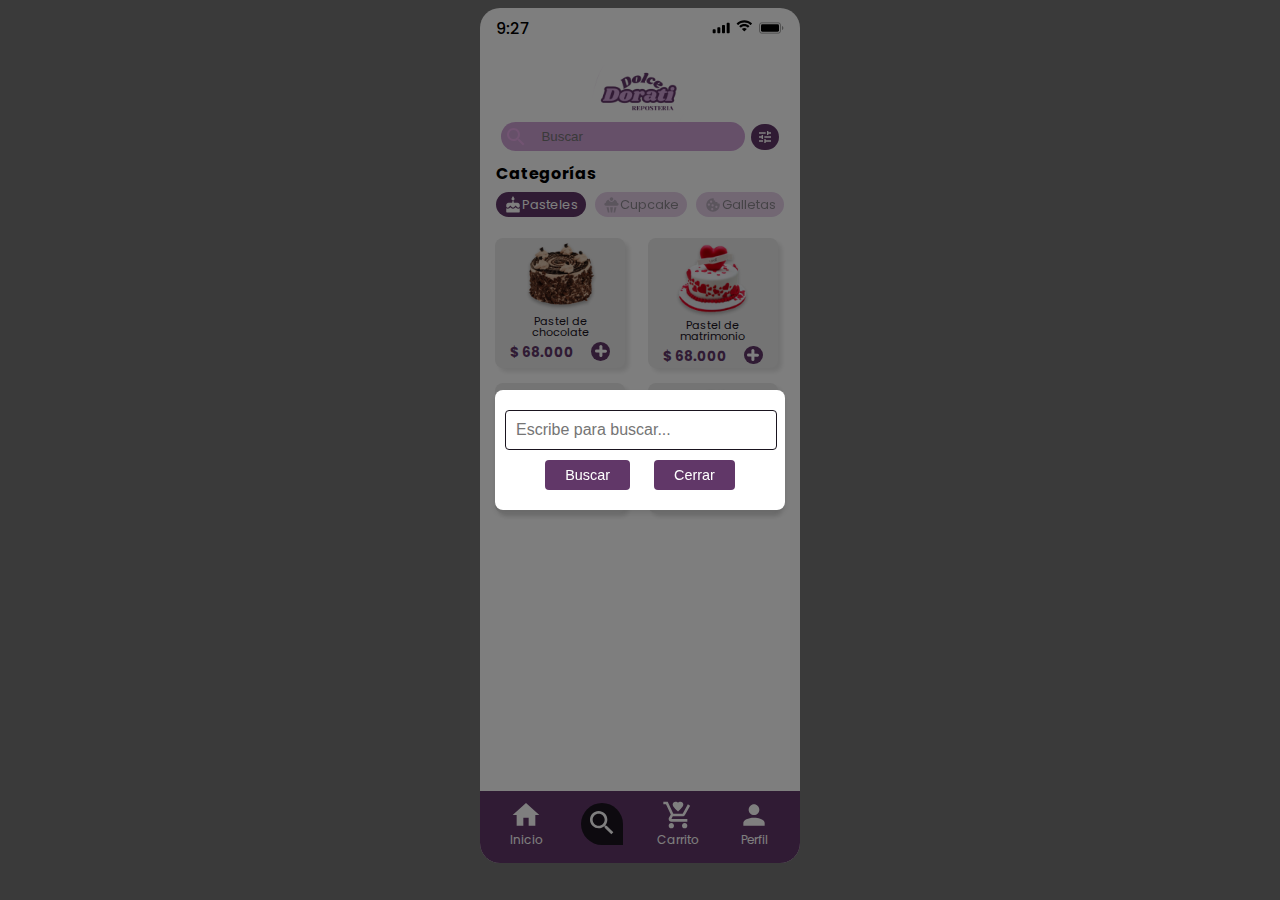
<file: dolce-dorati-main/search.html>
<!DOCTYPE html>
<html lang="en">
  <head>
    <meta charset="UTF-8" />
    <meta name="viewport" content="width=device-width, initial-scale=1.0" />
    <link rel="stylesheet" href="css/style.css" />
    <link rel="stylesheet" href="css/products.css" />
    <link rel="stylesheet" href="css/search.css" />
    <script src="javascript/search.JS"></script>
    <link rel="preconnect" href="https://fonts.googleapis.com" />
    <link rel="preconnect" href="https://fonts.gstatic.com" crossorigin />
    <link
      href="https://fonts.googleapis.com/css2?family=Poppins:ital,wght@0,100;0,200;0,300;0,400;0,500;0,600;0,700;0,800;0,900;1,100;1,200;1,300;1,400;1,500;1,600;1,700;1,800;1,900&display=swap"
      rel="stylesheet"
    />
    <title>Dolce Dorati</title>
  </head>
  <body>

    <!-- superior de teléfono -->
    <div class="phone-frame">
      <section class="status-bar">
        <span class="clock-text">9:27</span>
        <div>
          <img src="assets/icons/cellularConnection.svg" alt="cellular icon" />
          <img src="assets/icons/wifi.svg" alt="wifi icon" />
          <img src="assets/icons/battery.svg" alt="battery icon" />
        </div>
      </section>
        
          <!-- Botón el buscador -->
          <div class="content--container">
            <header class="header--container">
              <img
                src="assets/logo.png"
                alt="dolce dorati logo"
                class="header--logo"
              />
            </header>
            <section class="search-bar">
              <img src="assets/icons/magnify.svg" alt="search bar icon" class="search-bar--icon"/>
              <input type="text" class="search-bar--input" placeholder="Buscar" />
              <button class="search-bar--filter-btn">
                <img src="assets/icons/tune.svg" alt="">
              </button>
            </section>

       <!-- Contenedor del buscador y fondo -->
        <div class="search-overlay hidden">
          <div class="search-container">
            <!-- Input de búsqueda -->
            <div class="search-modal" id="searchModal">
              <div class="search-card">
                <input id="searchInput" class="search-input" type="text" placeholder="Escribe para buscar..."/>
                <button id="searchButton" class="search-close">Buscar</button>
                <button class="search-close" id="closeButton">Cerrar</button>
              </div>
            </div>
          </div>
        </div>
          
          <section class="categories">
  
            <!-- Botones de los tipos de categoría -->
  
            <h4>Categorías</h4>
            <div class="categories--btn-container">
              <a type="button" href="index.html" class="button pasteles button--state-active"> <img src="assets/icons/cake-variant.svg"> Pasteles</a>
              <a type="button" href="indexcup.html" class="button cupcake button--state-inactive"> <img src="assets/icons/cupcake.svg" alt=""> Cupcake</a>
              <a type="button" href="indexcookie.html" class="button galletas button--state-inactive"> <img src="assets/icons/cookie.svg" alt=""> Galletas</a>
            </div>
          </section>
        </div>
  
        <!-- contenedores de pasteles -->
         <div class="cake-container">
  
          <!-- Pastel de chocolate -->
          <div class="cake-card">
            <img src="assets/img/Chocolate Cake.png" alt="Pastel de chocolate">
            <p class="description">Pastel de chocolate</p>
            <div class="price-buy-container">
              <p class="price">$ 68.000</p>
            <button class="buy-button"></button>
            </div> 
          </div>
  
          <!-- Pastel de boda -->
           <div class="cake-card">
            <img src="assets/img/Wedding Cake.png" alt="Pastel de boda">
            <p class="description">Pastel de matrimonio</p>
            <div class="price-buy-container">
              <p class="price">$ 68.000</p>
              <button class="buy-button"></button>
            </div>
           </div>
  
           <!-- torta Genovesa -->
           <div class="cake-card">
            <img src="assets/img/Black Forest Cake.png" alt="Pastel de Genovesa">
            <p class="description">Pastel de Genovesa</p>
            <div class="price-buy-container">
              <p class="price">$ 68.000</p>
              <button class="buy-button"></button>
            </div>
           </div>
  
           <!-- Pastel de cumpleaños -->
           <div class="cake-card">
            <img src="assets/img/Happy Birthday Icing Cake.png" alt="Pastel de cumpleaños">
            <p class="description">Pastel de cumpleaños</p>
            <div class="price-buy-container">
              <p class="price">$ 68.000</p>
              <button class="buy-button"></button>
            </div>
           </div>
  
         </div>

    

      <!-- Menú -->
      <nav class="navbar">
        <div class="navbar--list">
          <a href="index.html" class="navbar--list-item">
            <img src="assets/icons/home.svg" alt="navbar home button" />
            Inicio
          </a>
          <a href="#" class="navbar--list-item active">
            <img src="assets/icons/magnify.svg" alt="navbar search button" />
            Buscar
          </a>
          <a href="cart.html" class="navbar--list-item">
            <img src="assets/icons/cart-heart.svg" alt="navbar cart button" />
            Carrito
          </a>
          <a href="login.html" class="navbar--list-item">
            <img src="assets/icons/account.svg" alt="navbar profile button" />
            Perfil
          </a>
        </div>
      </nav>
    </div>
  </body>
</html>
</file>
<file: dolce-dorati-main/css/style.css>
:root {
  --primary-background     : #FDFDFD;
  --primary-card-background: #E8E8E8;
  --secondary-accent       : #613768;
  --secondary-light        : #CCA0D3;
  --danger                 : #E089A0;
  --text-white             : #FFFFFF;
  --text-grey-black        : #1A141F;
}

body {
  background-color: #757575;
  display         : flex;
  justify-content : center;
  font-family     : 'Poppins', sans-serif;
}

.phone-frame {
  background-color: var(--primary-background);
  width           : 320px;
  height          : 95vh;
  max-width       : 320px;
  position        : relative;
  border-radius   : 20px;
}

.status-bar {
  display        : flex;
  position       : sticky;
  align-items    : center;
  justify-content: space-between;
  padding        : .5rem 1rem;
  font-weight    : 500;
}

.navbar {
  background-color          : var(--secondary-accent);
  position                  : absolute;
  bottom                    : 0;
  width                     : 100%;
  height                    : 4.5rem;
  border-bottom-left-radius : 20px;
  border-bottom-right-radius: 20px;
}

.navbar--list {
  display        : flex;
  flex-direction : row;
  align-items    : center;
  justify-content: space-around;
  margin         : 0;
  padding        : 0.5rem;
}

.navbar--list-item {
  display        : flex;
  flex-direction : column;
  align-items    : center;
  text-decoration: none;
  width          : 2.6rem;
  color          : var(--text-white);
  font-size      : 12px;
}

.navbar--list-item img {
  width : 2rem;
  height: 2rem;
  background: none;
  border: none;
}

.navbar--list-item.active {
  background-color: var(--text-grey-black);
  border-radius   : 50px 50px 0px 50px;
  position        : relative;
  top             : 0;
  height          : 2.6rem;
  color           : transparent;
  cursor          : default;
}

.navbar--list-item.active img {
  position: absolute;
  top     : 0.25rem;
}

.button {
  border       : none;
  border-radius: 45px;
  padding      : 0.2rem 0.5rem;
  display      : flex;
  align-items  : center;
}
</file>
<file: dolce-dorati-main/css/products.css>
:root {
  --primary-background     : #FDFDFD;
  --primary-card-background: #E8E8E8;
  --secondary-accent       : #613768;
  --secondary-light        : #CCA0D3;
  --danger                 : #E089A0;
  --text-white             : #FFFFFF;
  --text-grey-black        : #1A141F;
}

.content--container{
  padding: 1rem;
}

.header--container{
  width: 100%;
  display: flex;
}
.header--logo{
  max-width: 35%;
  position: relative;
  margin: auto;
}

/* barra de búsqueda */

.search-bar{
  display: flex;
  justify-content: space-evenly;
  align-items: center;
  position: relative;
  margin-top: 0rem;
}

.search-bar--input{
  background-color: var(--secondary-light);
  border: 0;
  border-radius: 45px;
  height: 1.7rem;
  width: 70%;
  padding-left: 2.5rem;
  transition: 180ms box-shadow ease-in-out;
}
.search-bar--icon {
  position: absolute;
  filter: invert(6%) sepia(8%) saturate(3303%) hue-rotate(230deg) brightness(93%) contrast(92%);
  height: 1.5em;
  left: 0.5rem;
  z-index: 2;
}

.search-bar--input:focus{
  outline: 2px solid var(--secondary-accent);
}

.search-bar--filter-btn{
  border: 0px;
  border-radius: 45px;
  background-color: var(--secondary-accent);
  display: flex;
  align-items: center;
  justify-content: center;
  cursor: pointer;
}

.search-bar--filter-btn img {
  height: 1.5rem;
  width: 1rem;
}

/* Encabezado de categorías */

.categories h4{
  margin-top: 10px;
  font-size: 1em;
}

.categories--btn-container{
  width: 100%;
  display: flex;
  flex-direction: row;
  justify-content: space-between;
  margin-top: -15px;
}

/* Botones de opciones (pasteles, cupcakes y galletas) */
.button{
  display: flex;
  align-items: center;
}

.button.pasteles{
  font-size: 0.8em;
  text-decoration: none;
}

.button img{
  height: 1.4em;
}

.button--state-active{
  text-decoration: none;
  background-color: var(--secondary-accent);
  color: var(--text-white);
}

.button.cupcake{
  font-size: 0.8em;
  display: flex;
  align-items: center;
  text-decoration: none;
}

.button.galletas{
  font-size: 0.8em;
  display: flex;
  align-items: center;
  text-decoration: none;
}

.button--state-inactive{
  color: var(--text-grey-black);
  background-color: #CCA0D3;
  opacity: 50%;
}

/* Tarjetas de los pasteles */
.cake-container{
  display: grid;
  grid-template-columns: 1fr 1fr;
  gap: 15px;
  padding: 15px;
  margin-top: -10px;
  justify-content: center;
}

/* transición de aumentar la tarjeta*/
.cake-card:hover{
  transform: scale(1.05);
}

.cake-card {
  display: flex;
  flex-direction: column;
  align-items: center;
  width: 100px;
  height: 100px;
  padding: 15px;
  border: 1px;
  border-radius: 8px;
  box-shadow: 4px 4px 4px rgba(0, 0, 0, 0.1);
  background-color: #E8E8E8;
  max-width: 200px;
  transition: transform 0.3s;
}


/* Imagen de pastel */
.cake-card img{
  width: 90%;
  height: auto;
  border-radius: 8px;
  margin-bottom: 5px;
  margin-top: -15px;
}

/* Descripción del pastel */
.cake-card .description{
  font-size: 0.7em;
  color: #1A141F;
  margin-bottom: -40px;
  margin-top: -10px;
  width: 100%;
  padding: -110px;
  text-align: center;
  line-height: 1em;
}

/* precio y botón */
.price-buy-container{
  display: flex;
  justify-content: space-between;
  align-items: center;
  width: 100%;
  margin-top: 30px;
}

/* Precio del pastel */
.cake-card .price{
  font-size: 0.85em;
  font-weight: bold;
  color: #613768;
  margin-top: 15px;
}

/* Botón de compra */
.buy-button{
  position: relative;
  padding: 0.7em;
  font-size: 5px 10px;
  color: #FFFFFF;
  background-color: #613768;
  border: none;
  border-radius: 15px;
  cursor: pointer;
  transition: background-color 0.3s;
  margin-top: -3px;
}

/* transición de color */
.buy-button:hover{
  background-color: #CCA0D3;
}

/* líneas para la forma */
.buy-button::before,
.buy-button::after{
  content: "";
  position: absolute;
  border-radius: 50px;
  top: 50%;
  left: 50%;
  width: 12px;
  height: 2.8px;
  background-color: var(--text-white);
  transform-origin: center;
}

.buy-button::before{
  transform: translate(-50%, -50%) rotate(90deg);
}

.buy-button::after{
  transform: translate(-50%, -50%) rotate(2deg);
}
</file>
<file: dolce-dorati-main/css/cart.css>
:root {
    --primary-background     : #FDFDFD;
    --primary-card-background: #E8E8E8;
    --secondary-accent       : #613768;
    --secondary-light        : #CCA0D3;
    --danger                 : #E089A0;
    --text-white             : #FFFFFF;
    --text-grey-black        : #1A141F;
  }

  /* Encabezado*/
  .header {
    display: flex;
    flex-direction: column;
    align-items: center;
    justify-content: center;
    text-align: center;
    margin-bottom: 0.5rem;
}

    /* título de encabezado */
  .header-content h2{
    font-size: 1.2rem;
    color: #1A141F;
    font-weight: 600;
    margin-bottom: 2rem;

  }

    /* Flecha y carrito */
  .header-icon-left,
  .header-icon-right{
      cursor: pointer;
  }

    /* Contenedor de los íconos y el título */
  .header-content{
    display: flex;
    align-items: center;
    width: 100%;
  }

    /* Flecha de la izquierda */
  .header-icon-left{
    margin-right: auto;
    padding-left: 10px;
    padding-bottom: 20px;
    }

    /* Título centrado */
  .header-title{
    flex-grow: 1;
    text-align: center;
  }

    /* Carrito de la derecha */
  .header-icon-right{
    margin-left: auto;
    padding-right: 10px;
    padding-bottom: 10px;
  }


    /* Contenedor principal centrado */
  .container-center{
    display: flex;
    justify-content: center;
    padding: 20px;
  }

  /* Contenedor de ambos pasteles*/
  .cake-container{
    display: flex;
    flex-direction: column;
    align-items: center;
    padding: 50px;
    margin-top: -40px;
    box-shadow: 4px 4px 4px rgba(0, 0, 0, 0.1);
    background-color: #E8E8E8;
    width: 250px;
    height: 230px;
  }

    /* Contenedor diseño contador */
  .counter-button {
    display: flex;
    align-items: center;
    border: 20px #1A141F;
    border-radius: 100px var(--text-grey-black);
    padding: 8px;
    background-color: var(--primary-background);
    width: max-content;
    font-family: Arial, sans-serif;
  }
      
    /* Imágen de los pasteles */
  .cake-card {
    width: 40%;
    height: 100px;
    padding-right: 180px;
    margin-top: -10px;
    justify-content: space-between;
    margin-bottom: 20px;
  }

    /* Descripción */
  .description{
    font-size: 0.9em;
    color: #1A141F;
    margin: -5px;
    margin-top: -80px;
    margin-left: 40px;
    font-weight: bold;
  }

    /* Contenedor de contenedores */
  .price-buy-container {
    display: flex;
    align-items: center;
    justify-content: space-between;
    width: 100%;
  }

    /* Precio */
  .price{
    font-size: 0.8em;
    padding-right: 35px;
    margin-top: 5px;
    color: #1A141F;
    font-weight: 400;
  }

  /* Contenedor del contador */
  .counter-button{
    display: flex;
    align-items: center;
    gap: 5px;
    background-color: var(#E8E8E8);
    padding: 2px 10px;
    border-radius: 20px;
    margin-left: -40px;
    margin-top: 5px;
  }  

    /* Botones de incremento y decremento */
  .control-button {
    background-color: #613768;
    color: #FFFFFF;
    border: none;
    border-radius: 50%;
    width: 15px;
    height: 15px;
    font-size: 16px;
    cursor: pointer;
    display: flex;
    align-items: center;
    justify-content: center;
    transition: background-color 0.3s;

  }
  
    /* Efecto hover en botones */
  .control-button:hover {
    background-color: #CCA0D3;
  }
  
    /* Contenedor del número */
  .number-display {
    font-size: 18px;
    font-weight: bold;
    color: #1A141F;
    width: 20px;
    text-align: center;
  }

    /* Botón Eliminar */
  .delete-button {
  display: flex;
  align-items: center;
  justify-content: center;
  padding: 7px 15px;
  border: none;
  box-shadow: 4px 4px 4px rgba(0, 0, 0, 0.1);
  border-radius: 20px;
  background-color: #FFFFFF;
  color: #1A141F;
  font-weight: bold;
  font-size: 0.9em;
  cursor: pointer;
  margin-top: -1px;
  margin-bottom: 150px;
  }

  /* Precio de tamaño grande */
  .big-price{
    font-size: 1em;
    margin-right: -170px;
    margin-top: -206px;
    margin-bottom: 70px;
    color: #1A141F;
    font-weight: 300;
  }

  /* Contenedor de precios */
  .totals{
    margin-left: 40px;
  }

  /* Subtotal */
  .subtotal{
    margin-top: -14px;
    font-size: 0.7rem;
  }

  /* Domicilio */
  .delivery{
    margin-top: -15px;
    font-size: 0.7rem;
  }

  /* Total */
  .total{
    margin-top: -15px;
    font-size: 0.9rem;
    font-weight: 500;
  }

  /* Precio del subtotal */
  .price-subtotal{
    margin-left: 180px;
    font-size: 0.7rem;
    margin-top: -64px;
  }

  /* Precio del domicilio */
  .price-delivery{
    margin-left: 180px;
    font-size: 0.7rem;
    margin-top: -15px;
  }

  /* Precio del subtotal */
  .price-total{
    margin-left: 180px;
    font-size: 0.9rem;
    font-weight: 500;
    margin-top: -15px;
  }

  /* Botón de continuar a pagar */
  .buy-button{
    display: flex;
    align-items: center;
    justify-content: center;
    text-decoration: none;
    border-radius: 5px;
    padding: 2pxpx;
    background-color: #1A141F;
    border-radius: 40px;
    color: #FFFFFF;
    cursor: pointer;
    margin-top: -7px;
    margin-bottom: 100px;
    width: 200px;
    margin-left: 55px;
    
  }
</file>
<file: dolce-dorati-main/css/login.css>
:root {
    --primary-background: #FDFDFD;
    --primary-card-background: #E8E8E8;
    --secondary-accent: #613768;
    --secondary-light: #CCA0D3;
    --text-white: #FFFFFF;
    --text-grey-black: #1A141F;
}


/* Sección de encabezado */

.header {
    display: flex;
    flex-direction: column;
    align-items: center;
    justify-content: center;
    text-align: center;
    margin-bottom: 0.5rem;
}

/* Iniciar Sesión encabezado */

.header-content h2 {
    font-size: 1.2rem;
    color: var(#1A141F);
    font-weight: 600;
    margin-bottom: 2rem;
}

/* Imagen de perfil */

.profile-image img {
    width: 80px;
    height: 80px;
    border-radius: 50%;
    border: 0.1px solid var(--primary-card-background);
}


/* Ingresa tus datos encabezado */

h1 {
    color: var(--text-grey-black);
    margin-bottom: 1.2rem;
    font-size: 1rem;
    font-weight: 400;
    text-align: left;
    margin-left: 45px;
}

/* Botones de tipo de usuario */

.user-type-buttons {
    display: inline-flex;
    gap: 6px;
    margin-bottom: 0 auto;
}

.user-button {
    padding: 0.4rem 0.7rem;
    background-color: var(--primary-background);
    color: var(--secondary);
    border: 0.5px solid var(--text-grey-black);
    border-radius: 15px;
    cursor: pointer;
    transition: background-color 0.3s;
    font-size: 0.9rem;
    text-decoration: none;
}

.user-button.active {
    background-color: var(--secondary-accent);
    color: var(--primary-background);
}

.user-button:hover {
    background-color: var(--secondary-light);
    color: var(--text-white);
}

/* Texto para registrarse */

.register-text {
    color: var(--text-grey-black);
    font-size: 0.9rem;
    margin-top: 1.5rem;
}

.register-text a {
    color: var(--text-grey-black);
    font-weight: bold;
}

form {
    display: flex;
    flex-direction: column;
    align-items: center;
} 

/* Estilo para el texto de correo y contraseña */

input {
    padding: 0.4rem;
    margin-bottom: 0.4rem;
    border: 1px solid var(--text-grey-black);
    border-radius: 18px;
    font-size: 1rem;
    width: 70%;
}

/* Botón de iniciar sesión*/

button {
    background-color: var(--secondary-accent);
    color: var(--text-white);
    padding: 0.6rem;
    width: 70%;
    border: none;
    border-radius: 20px;
    cursor: pointer;
    font-size: 1rem;
    transition: background-color 0.3s;
    font-weight: 400;
    margin-top: 0.8rem;
}
</file>
<file: dolce-dorati-main/css/register.css>
:root {
    --primary-background: #FDFDFD;
    --primary-card-background: #E8E8E8;
    --secondary-accent: #613768;
    --secondary-light: #CCA0D3;
    --text-white: #FFFFFF;
    --text-grey-black: #1A141F;
}


/* Sección de encabezado */

.header {
    display: flex;
    flex-direction: column;
    align-items: center;
    justify-content: center;
    text-align: center;
    margin-bottom: -0.5rem;
}

/* texto de regístro encabezado */

.header-content h2 {
    font-size: 1.2rem;
    color: var(#1A141F);
    font-weight: 600;
    margin-bottom: 1rem;
}

/* Imagen de perfil */

.profile-image img {
    width: 80px;
    height: 80px;
    border-radius: 50%;
    border: 0.1px solid var(--primary-card-background);
}


/* Ingresa tus datos encabezado */

h1 {
    color: var(--text-grey-black);
    margin-bottom: 0.5rem;
    font-size: 1rem;
    font-weight: 400;
    text-align: left;
    margin-left: 45px;
}

/* Botones de tipo de usuario */

.user-type-buttons {
    display: inline-flex;
    gap: 6px;
    margin-bottom: 0 auto;
}

.user-button {
    padding: 0.4rem 0.7rem;
    background-color: var(--primary-background);
    color: var(--secondary);
    border: 0.5px solid var(--text-grey-black);
    border-radius: 15px;
    cursor: pointer;
    transition: background-color 0.3s;
    font-size: 0.9rem;
    text-decoration: none;
}

.user-button.active {
    background-color: var(--secondary-accent);
    color: var(--primary-background);
}

.user-button:hover {
    background-color: var(--secondary-light);
    color: var(--text-white);
}

/* Texto para iniciar sesión */

.register-text {
    color: var(--text-grey-black);
    font-size: 0.9rem;
    margin-top: 0.6rem;
}

.register-text a {
    color: var(--text-grey-black);
    font-weight: bold;
}

form {
    display: flex;
    flex-direction: column;
    align-items: center;
} 

/* Estilo para el texto de correo y contraseña */

input {
    padding: 0.4rem;
    margin-bottom: 0.4rem;
    border: 1px solid var(--text-grey-black);
    border-radius: 18px;
    font-size: 1rem;
    width: 70%;
}

/* Botón de Crear cuenta*/

button {
    background-color: var(--secondary-accent);
    color: var(--text-white);
    padding: 0.6rem;
    width: 70%;
    border: none;
    border-radius: 20px;
    cursor: pointer;
    font-size: 1rem;
    transition: background-color 0.3s;
    font-weight: 400;
    margin-top: 0.6rem;
}
</file>
<file: dolce-dorati-main/css/search.css>
:root {
    --primary-background     : #FDFDFD;
    --primary-card-background: #E8E8E8;
    --secondary-accent       : #613768;
    --secondary-light        : #CCA0D3;
    --danger                 : #E089A0;
    --text-white             : #FFFFFF;
    --text-grey-black        : #1A141F;
  }


/* Fondo oscuro */
.search-overlay {
  position: fixed;
  top: 0;
  left: 0;
  width: 100%;
  height: 100%;
  background: rgba(0, 0, 0, 0.5);
  display: none;
  justify-content: center;
  align-items: center;
  z-index: 1000;
  transition: opacity 0.3s ease-in-out;
  opacity: 0;
  pointer-events: none;
  }
  
  /* botón activo */
.search-overlay.active {
  display: flex;
  justify-content: center;
  align-items: center;
  opacity: 1;
  pointer-events: all;
}

  /* Ocultar */
.search-overlay.hidden {
  display: none;
}

  /* Contenedor del buscador */
.search-container {
  background: #fff;
  padding: 20px;
  border-radius: 8px;
  box-shadow: 0 4px 6px rgba(0, 0, 0, 0.1);
  text-align: center;
  position: center;
  width: 250px;
}
  
  /* Estilo del input */
.search-input {
  width: 100%;
  padding: 10px;
  font-size: 16px;
  border: 1px solid var(--text-grey-black);
  border-radius: 4px;
  margin-bottom: 10px;
  margin-left: -10px;
}
  
  /* Botón de cerrar */
.search-close {
  background: var(--secondary-accent);
  color: #fff;
  border: none;
  padding: 7px 20px;
  border-radius: 4px;
  cursor: pointer;
  font-size: 0.9rem;
  margin: 0 10px;
  }
</file>
